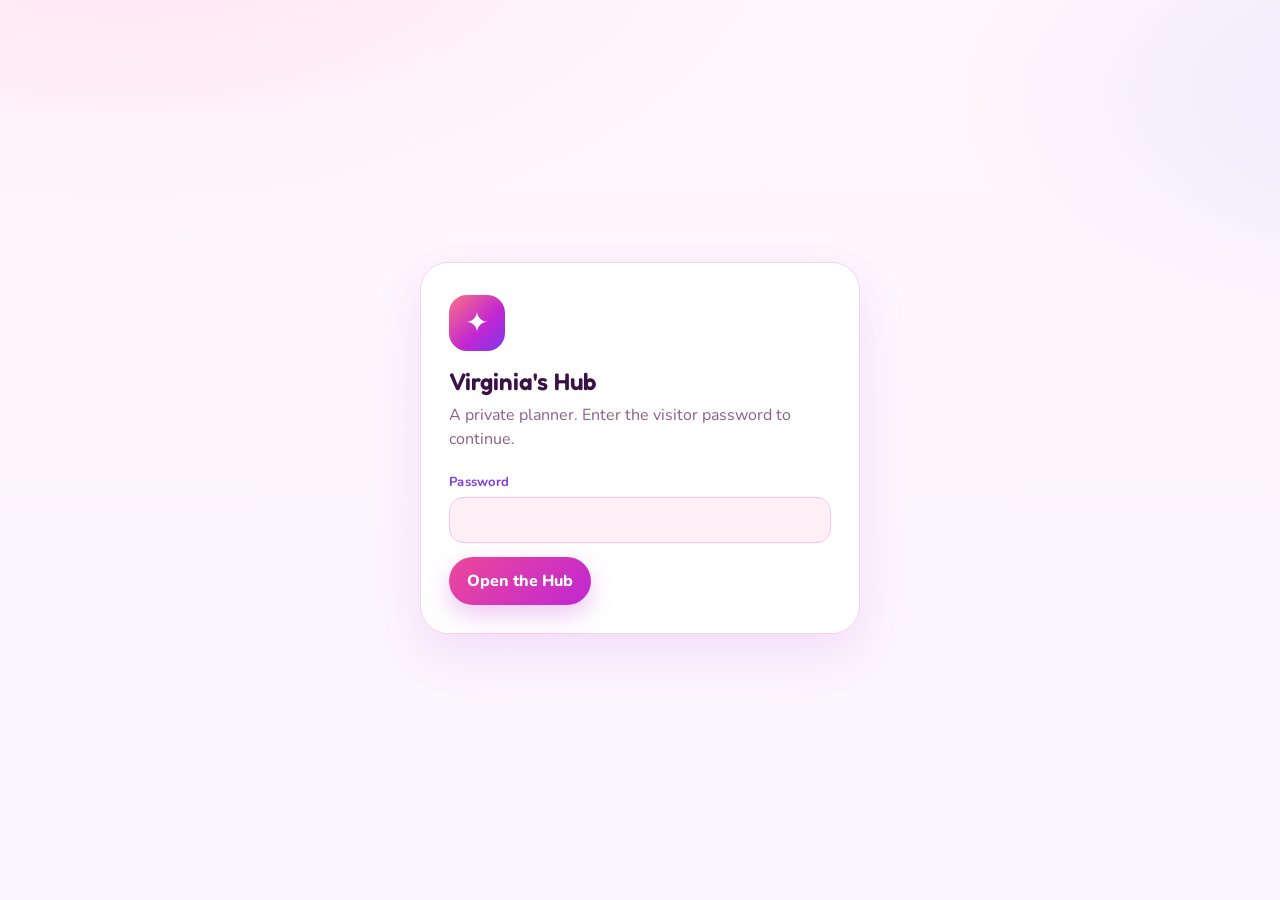
<file: virginias-hub/public/index.html>
<!DOCTYPE html>
<html lang="en">
<head>
  <meta charset="utf-8">
  <meta name="viewport" content="width=device-width, initial-scale=1, viewport-fit=cover">
  <meta name="robots" content="noindex, nofollow, noarchive">
  <meta name="googlebot" content="noindex, nofollow">
  <meta name="theme-color" content="#c026d3">
  <meta name="mobile-web-app-capable" content="yes">
  <meta name="apple-mobile-web-app-capable" content="yes">
  <meta name="apple-mobile-web-app-title" content="Virginia's Hub">
  <meta name="apple-mobile-web-app-status-bar-style" content="black-translucent">
  <meta name="description" content="Virginia's Hub — a private pink planner.">
  <title>Virginia's Hub</title>
  <link rel="manifest" href="manifest.webmanifest">
  <link rel="icon" type="image/svg+xml" href="icons/icon.svg">
  <link rel="apple-touch-icon" href="icons/apple-touch-icon.png">
  <link rel="preconnect" href="https://fonts.googleapis.com">
  <link rel="preconnect" href="https://fonts.gstatic.com" crossorigin>
  <link href="https://fonts.googleapis.com/css2?family=Fredoka:wght@400;500;600;700&family=Nunito:wght@400;600;700;800&display=swap" rel="stylesheet">
  <link rel="stylesheet" href="app.css">
</head>
<body>
  <div id="app" class="app">

    <section id="gate-screen" class="screen gate-screen" hidden>
      <div class="auth-card">
        <div class="mark" aria-hidden="true">✦</div>
        <h1>Virginia's Hub</h1>
        <p class="lede">A private planner. Enter the visitor password to continue.</p>
        <form id="gate-form" autocomplete="off">
          <label class="field">
            <span>Password</span>
            <input id="gate-password" type="password" inputmode="text" enterkeyhint="go" autocapitalize="off" spellcheck="false" required>
          </label>
          <p id="gate-error" class="error" hidden></p>
          <button type="submit" class="btn primary">Open the Hub</button>
        </form>
      </div>
    </section>

    <section id="auth-screen" class="screen auth-screen" hidden>
      <div class="auth-card">
        <div class="mark" aria-hidden="true">♡</div>
        <h1>Welcome in</h1>
        <p class="lede">Use the same email on every device so your Hub stays in sync.</p>
        <form id="auth-form">
          <label class="field">
            <span>Email</span>
            <input id="auth-email" type="email" autocomplete="username" required>
          </label>
          <label class="field">
            <span>Password</span>
            <input id="auth-password" type="password" autocomplete="current-password" minlength="6" required>
          </label>
          <p id="auth-error" class="error" hidden></p>
          <div class="btn-row">
            <button type="submit" class="btn primary" data-mode="signin">Sign in</button>
            <button type="button" class="btn ghost" id="auth-create">Create account</button>
          </div>
        </form>
      </div>
    </section>

    <section id="hub-screen" class="screen hub-screen" hidden>
      <header class="topbar">
        <div>
          <p class="eyebrow" id="greeting">Hello</p>
          <h1>Virginia's Hub</h1>
        </div>
        <div class="topbar-actions">
          <span id="sync-pill" class="pill" title="Sync status">Saved</span>
          <button type="button" id="settings-btn" class="icon-btn" aria-label="Settings">⚙</button>
        </div>
      </header>

      <nav class="tabs" aria-label="Hub sections">
        <button type="button" class="tab on" data-tab="today">Today</button>
        <button type="button" class="tab" data-tab="todos">To-Do</button>
        <button type="button" class="tab" data-tab="homework">Homework</button>
        <button type="button" class="tab" data-tab="schedule">Week</button>
        <button type="button" class="tab" data-tab="notes">Notes</button>
        <button type="button" class="tab" data-tab="calendar">Calendar</button>
        <button type="button" class="tab" data-tab="reminders">Reminders</button>
      </nav>

      <main class="pages">
        <section id="page-today" class="page on"></section>
        <section id="page-todos" class="page"></section>
        <section id="page-homework" class="page"></section>
        <section id="page-schedule" class="page"></section>
        <section id="page-notes" class="page"></section>
        <section id="page-calendar" class="page"></section>
        <section id="page-reminders" class="page"></section>
      </main>

      <p id="install-hint" class="install-hint" hidden>
        On iPad: tap <strong>Share</strong> → <strong>Add to Home Screen</strong> so this opens like an app.
      </p>
    </section>
  </div>

  <dialog id="settings-dialog" class="sheet">
    <form method="dialog" class="sheet-inner">
      <h2>Settings</h2>
      <p id="settings-email" class="muted"></p>
      <label class="toggle">
        <input id="setting-notify" type="checkbox">
        <span>Reminders can ping while this app is open</span>
      </label>
      <label class="field">
        <span>Default homework reminder</span>
        <select id="setting-default-reminder">
          <option value="night-before">Night before</option>
          <option value="morning-of">Morning of</option>
          <option value="none">Don't add one</option>
        </select>
      </label>
      <div class="btn-row">
        <button type="button" id="sign-out" class="btn ghost">Sign out</button>
        <button type="submit" class="btn primary">Done</button>
      </div>
    </form>
  </dialog>

  <script src="app.js"></script>
</body>
</html>
</file>
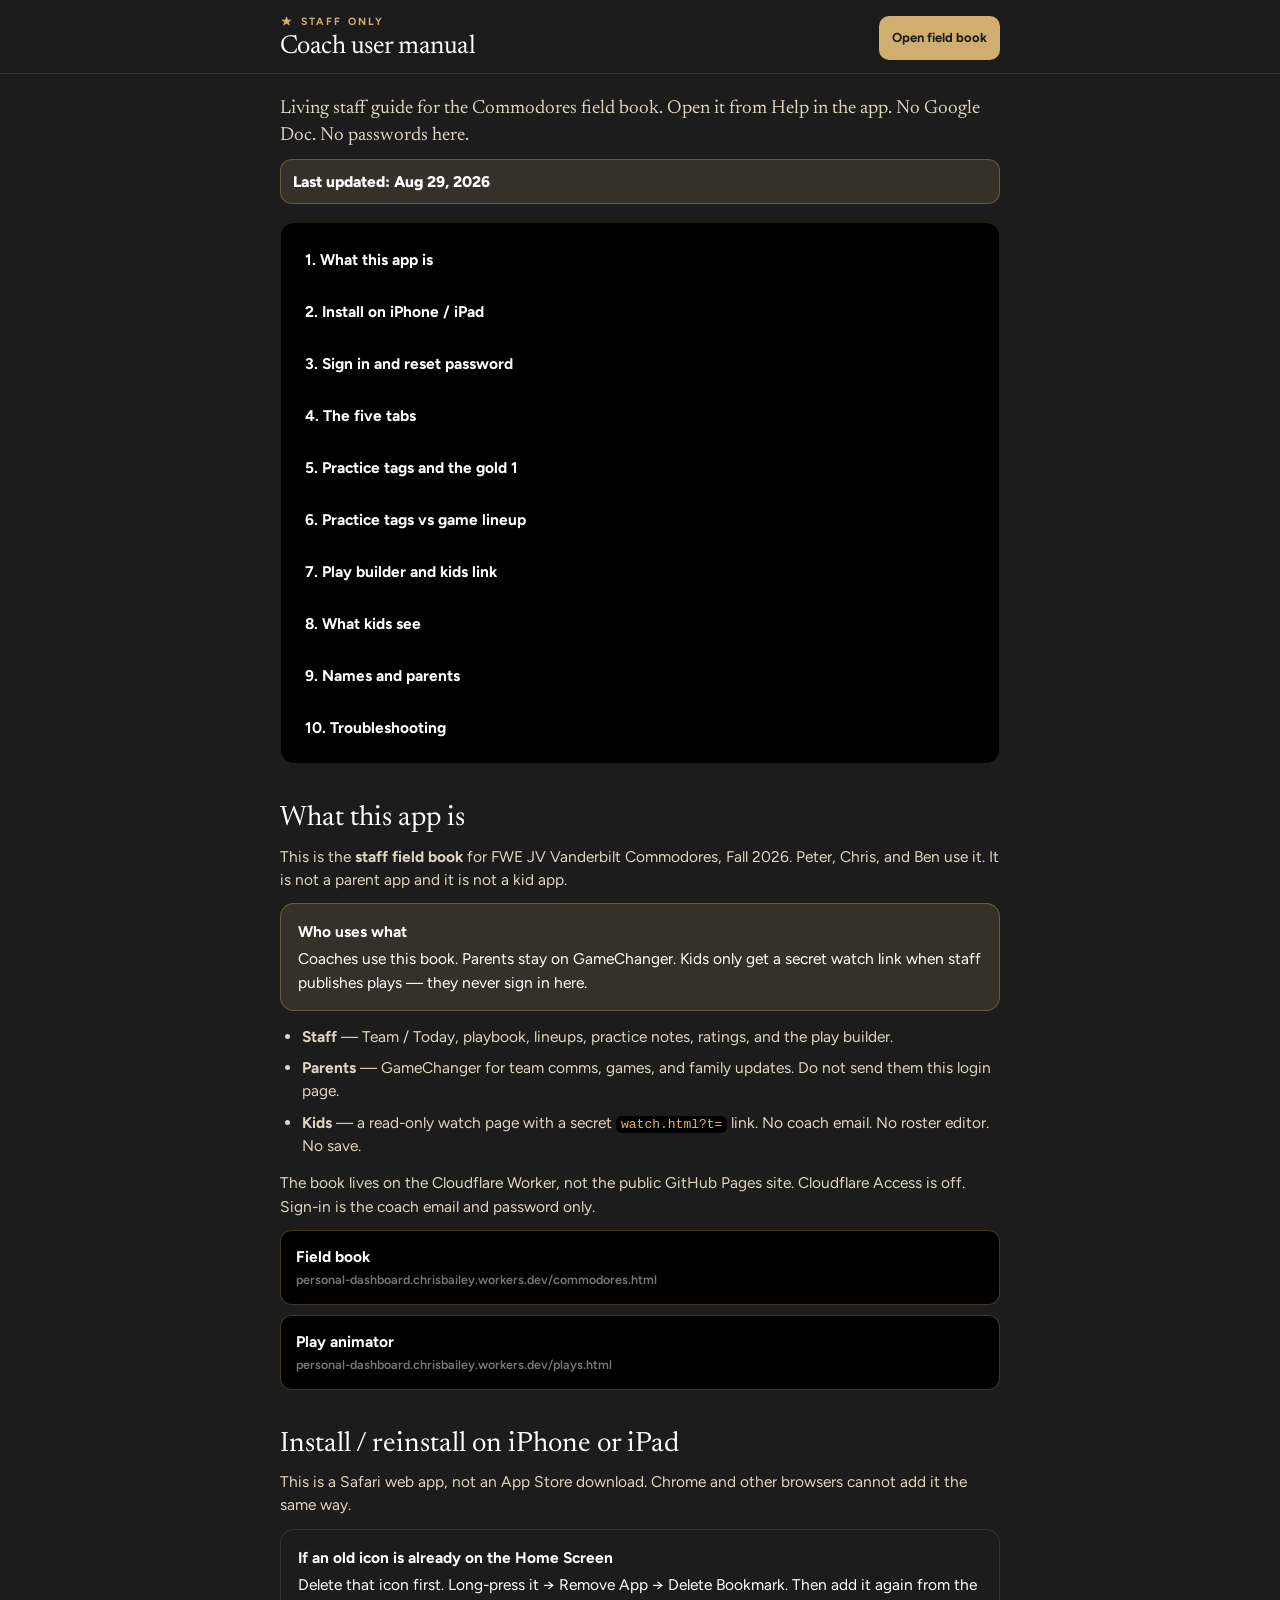
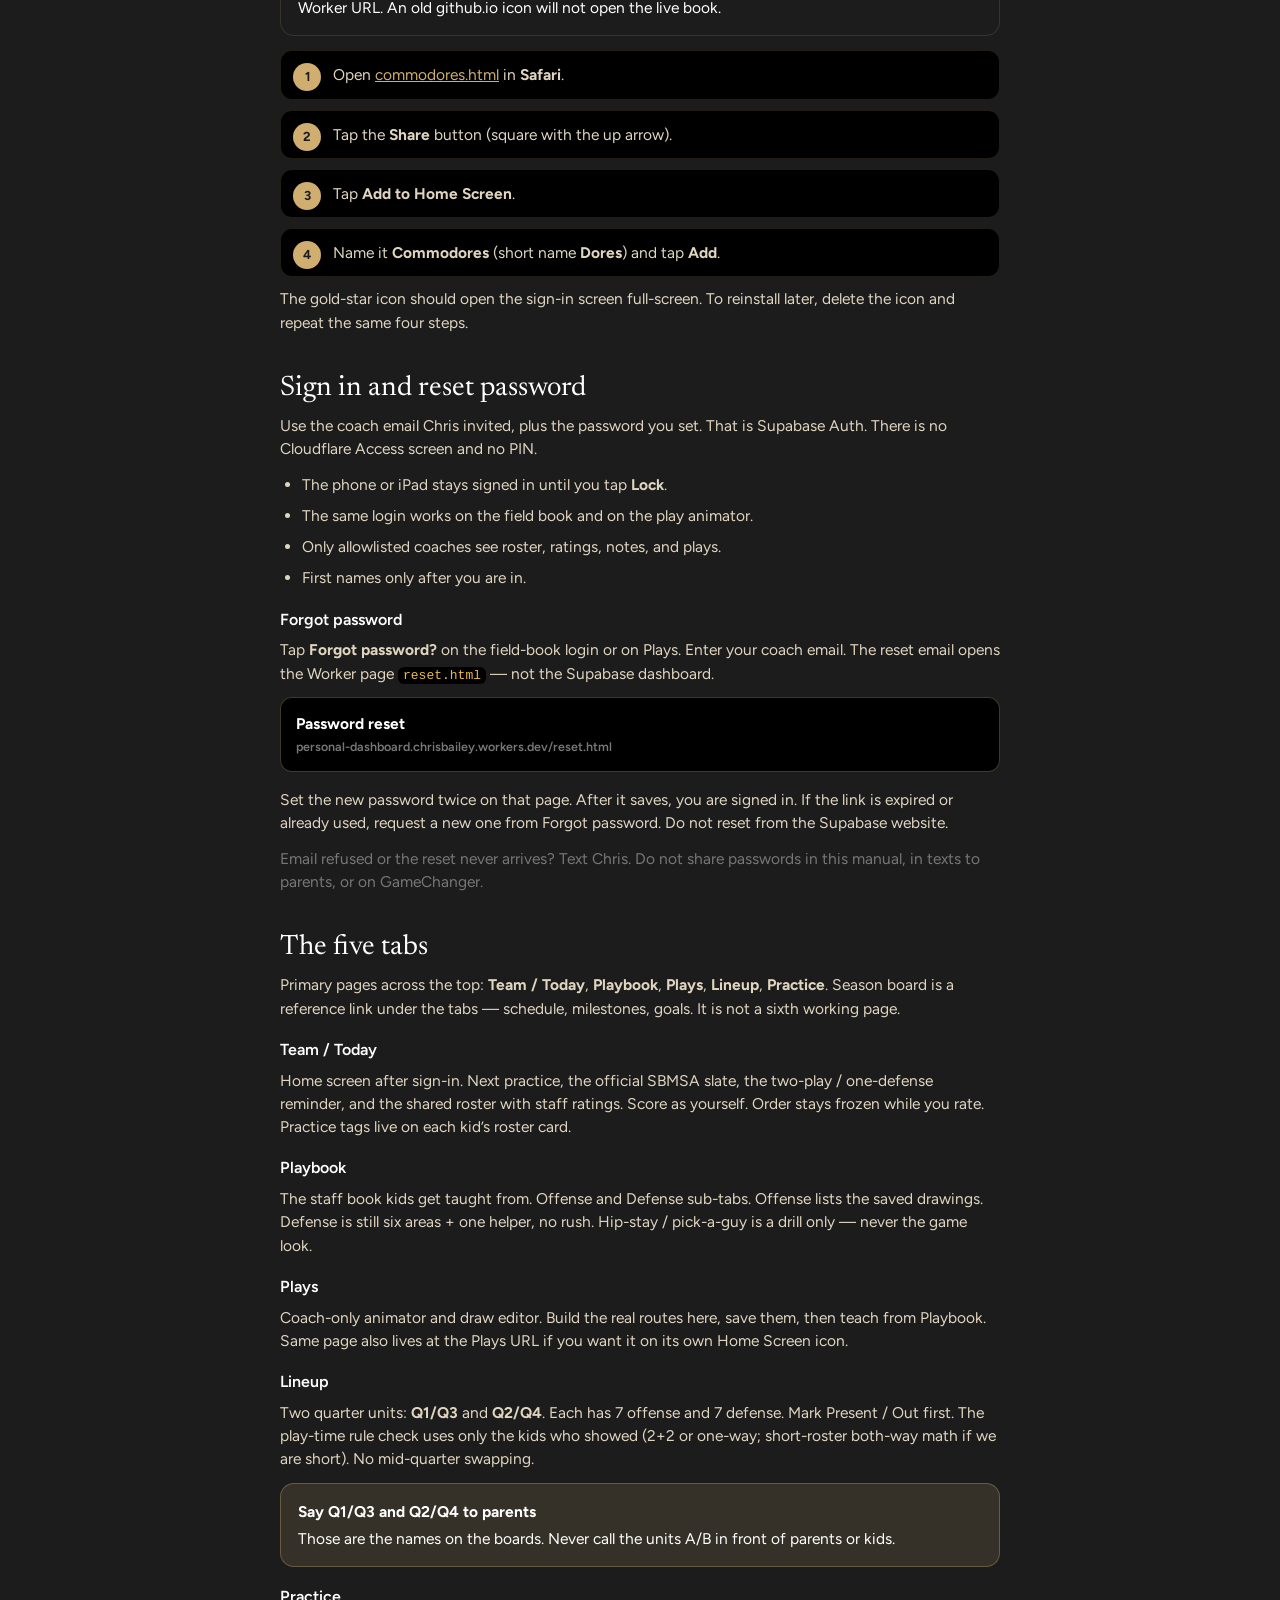
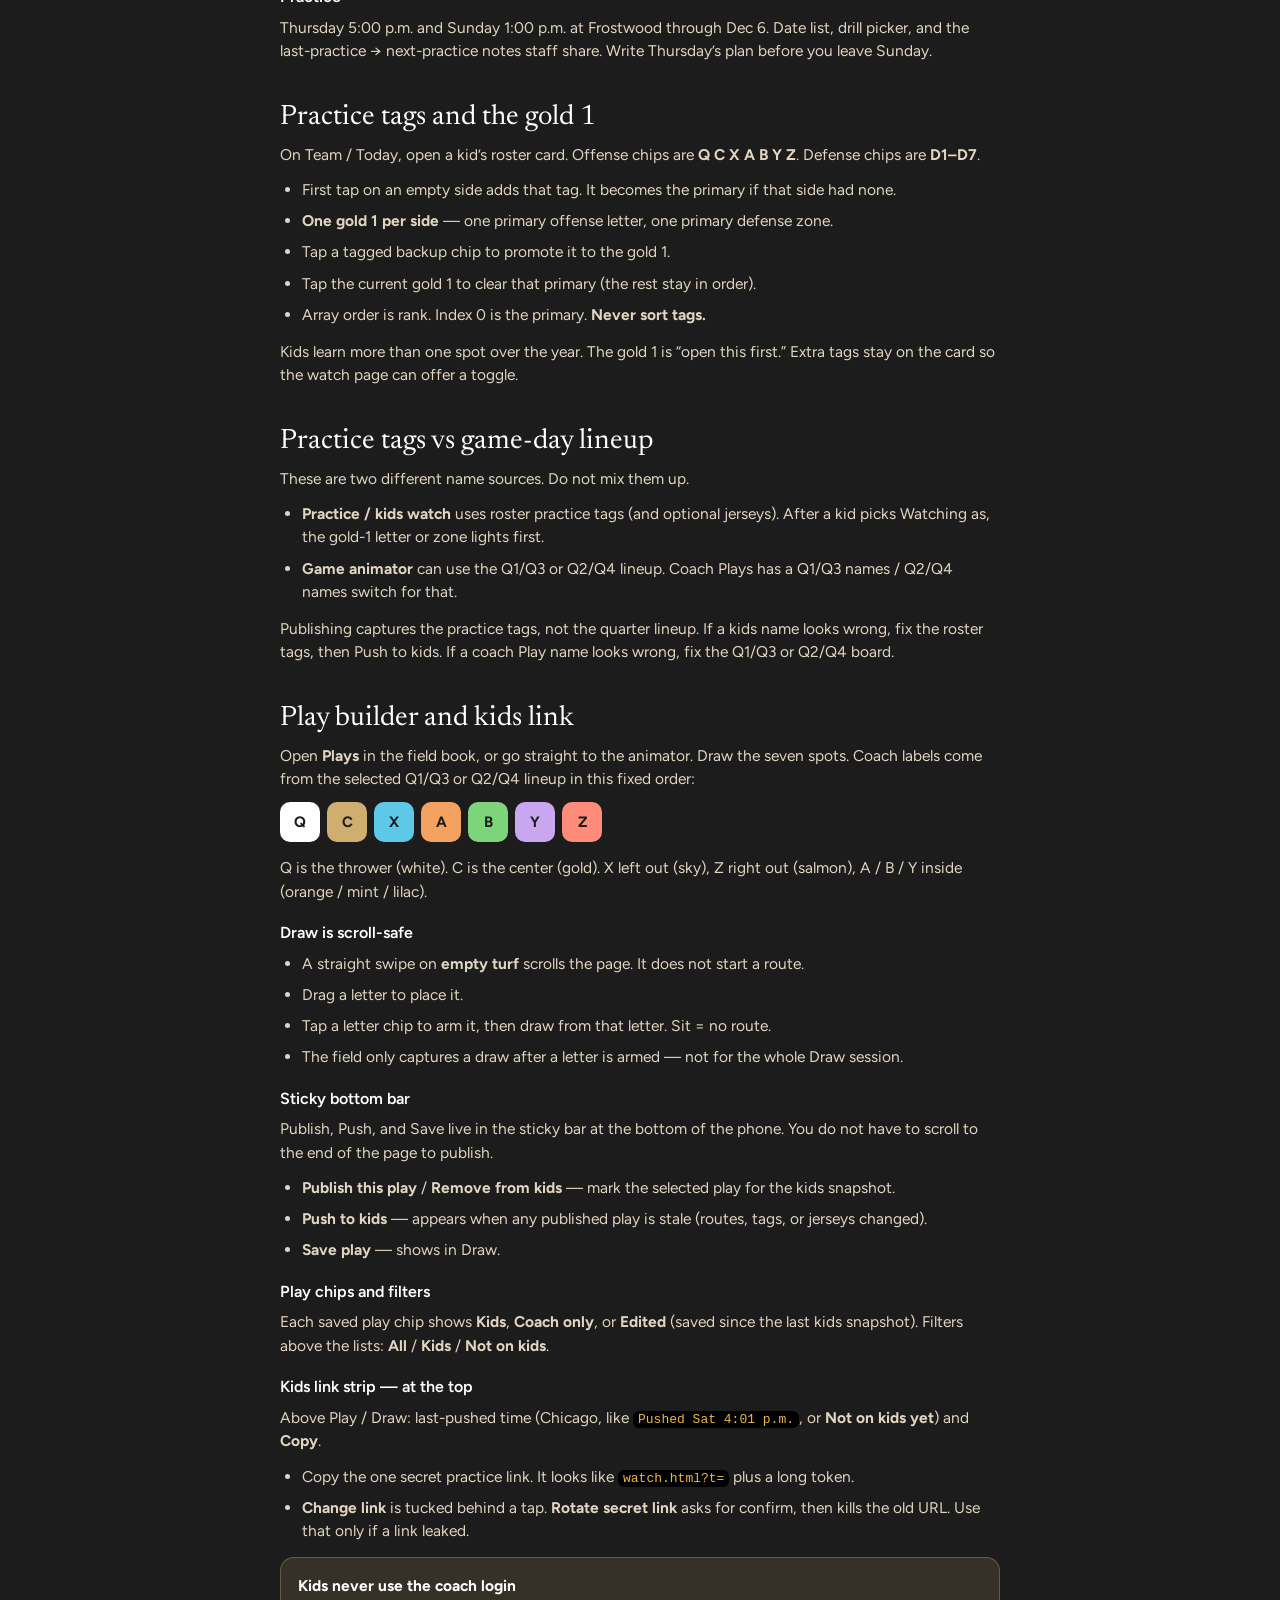
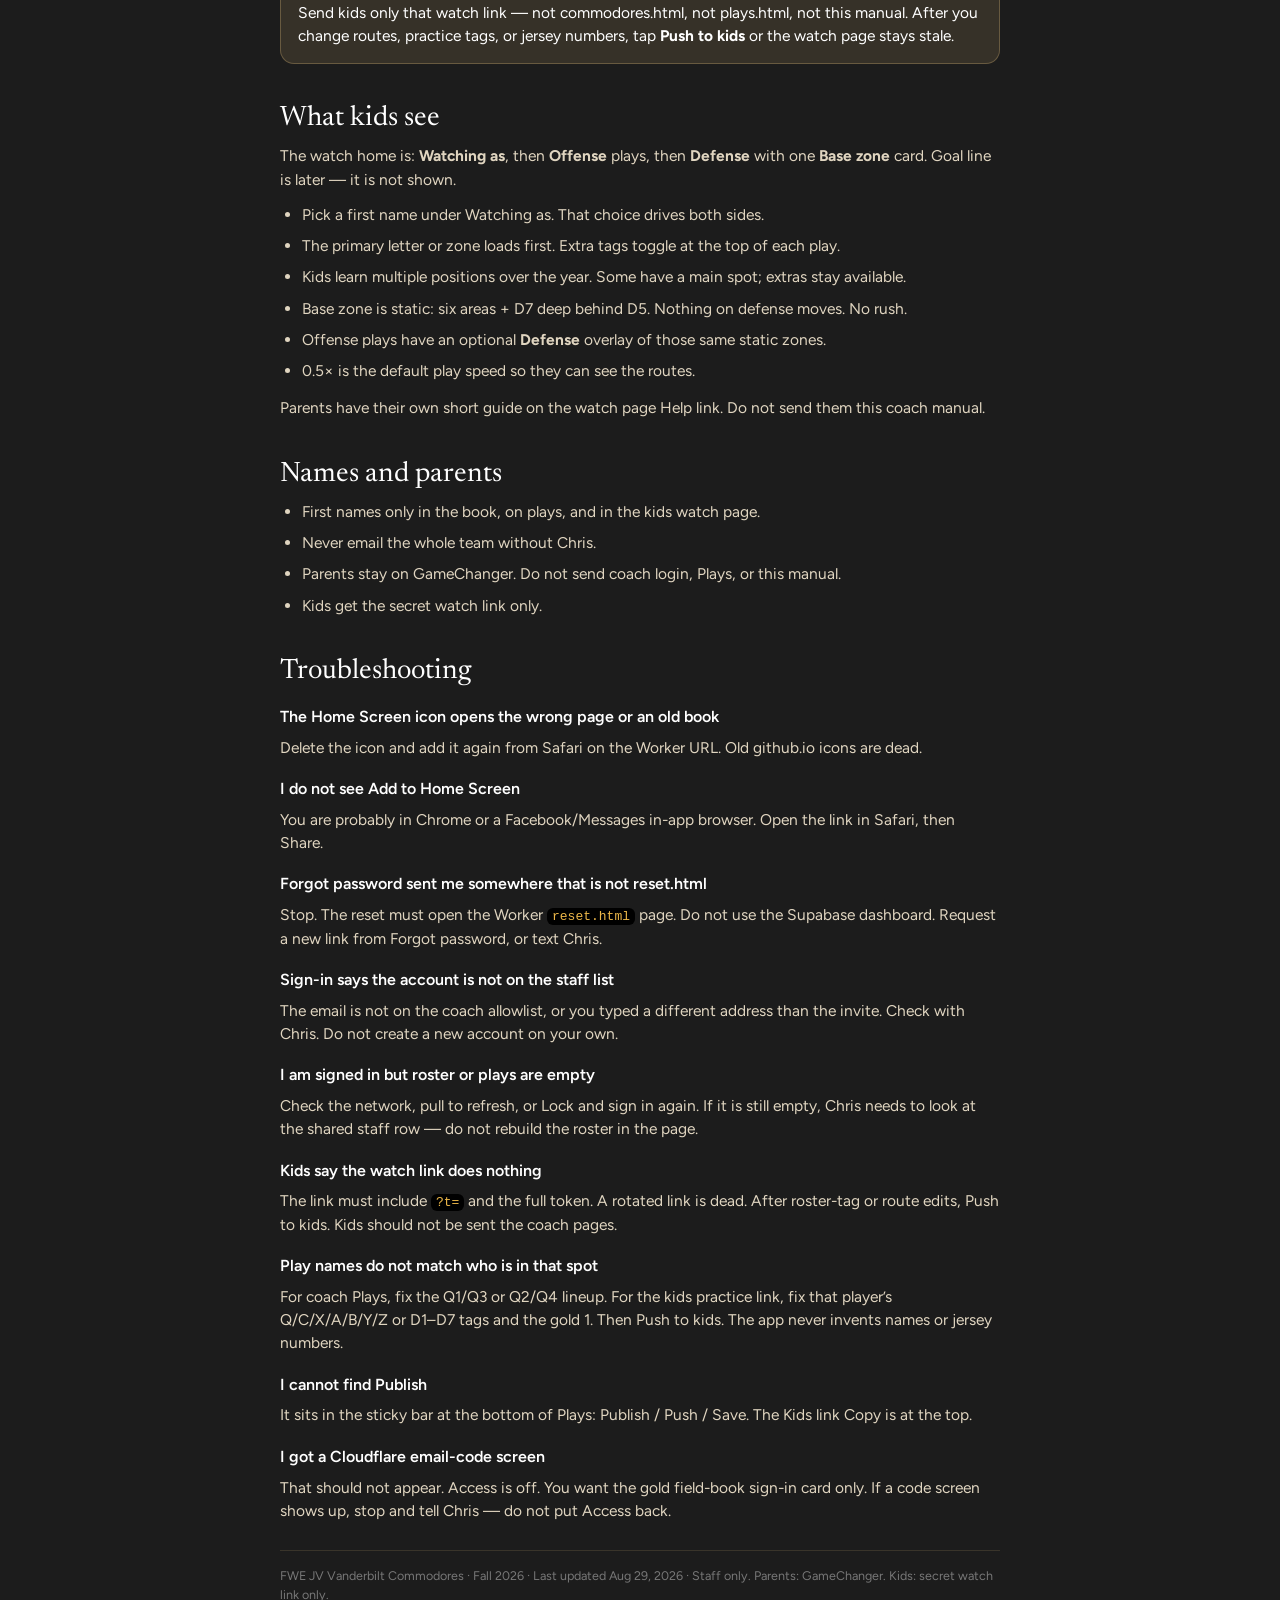
<file: coach-manual.html>
<!DOCTYPE html>
<html lang="en">
<head>
<meta charset="utf-8">
<meta name="viewport" content="width=device-width, initial-scale=1, viewport-fit=cover">
<title>Commodores · Coach manual</title>
<meta name="theme-color" content="#1C1C1C">
<meta name="robots" content="noindex,nofollow">
<meta name="apple-mobile-web-app-capable" content="yes">
<meta name="apple-mobile-web-app-title" content="Coach Manual">
<link rel="icon" type="image/png" sizes="32x32" href="icons/commodores-favicon-32.png">
<link rel="icon" type="image/png" sizes="192x192" href="icons/commodores-icon-192.png">
<link rel="apple-touch-icon" href="icons/commodores-apple-touch-icon.png">
<link rel="preconnect" href="https://fonts.googleapis.com">
<link rel="preconnect" href="https://fonts.gstatic.com" crossorigin>
<link href="https://fonts.googleapis.com/css2?family=Figtree:wght@400;500;600;700&family=Newsreader:ital,opsz,wght@0,6..72,400;0,6..72,500;1,6..72,400&display=swap" rel="stylesheet">
<style>
:root{
  color-scheme:dark;
  --bg:#1C1C1C;--bg-2:#000000;--panel:#1C1C1C;--ink:#FFFFFF;
  --soft:#E0D5C0;--muted:#777777;--line:rgba(207,174,112,.16);--strong:rgba(207,174,112,.32);
  --gold:#CFAE70;--gold-soft:rgba(207,174,112,.15);--highlight:#ECB748;
  --sans:"Figtree","Helvetica Neue",Arial,sans-serif;
  --serif:"Newsreader",Georgia,serif;
}
*{box-sizing:border-box}
html{scroll-behavior:smooth;scroll-padding-top:88px}
body{margin:0;min-height:100dvh;background:var(--bg);color:var(--ink);font:15.5px/1.5 var(--sans);-webkit-font-smoothing:antialiased}
a{color:var(--gold)}
.mast{position:sticky;top:0;z-index:20;padding-top:env(safe-area-inset-top,0px);background:rgba(28,28,28,.94);border-bottom:1px solid var(--line);backdrop-filter:blur(16px);-webkit-backdrop-filter:blur(16px)}
.mast-inner{max-width:760px;margin:auto;padding:14px 20px 12px;display:flex;align-items:center;justify-content:space-between;gap:12px}
.kicker{display:flex;align-items:center;gap:8px;margin:0 0 4px;color:var(--gold);font-size:10.5px;font-weight:700;letter-spacing:.2em;text-transform:uppercase}
.star{width:13px;height:13px;flex:none;fill:var(--gold)}
.mast h1{margin:0;font:400 26px/1.05 var(--serif);letter-spacing:-.02em}
.btn{min-height:44px;min-width:44px;border:1px solid var(--strong);border-radius:10px;padding:8px 13px;background:transparent;color:var(--soft);font:700 13px var(--sans);text-decoration:none;display:inline-flex;align-items:center;justify-content:center;white-space:nowrap}
.btn.gold{border:0;background:var(--gold);color:#1C1C1C}
main{width:min(760px,100%);margin:auto;padding:22px 20px calc(48px + env(safe-area-inset-bottom,0px))}
.lede{margin:0 0 10px;color:var(--soft);font:400 19px/1.4 var(--serif)}
.updated{margin:0 0 18px;padding:10px 12px;border:1px solid rgba(207,174,112,.32);border-radius:12px;background:var(--gold-soft);color:var(--ink);font-weight:800}
.toc{display:grid;gap:8px;margin:0 0 28px;padding:14px;background:var(--bg-2);border:1px solid var(--line);border-radius:14px}
.toc a{min-height:44px;display:flex;align-items:center;padding:8px 10px;border-radius:10px;color:var(--ink);font-weight:700;text-decoration:none}
.toc a:hover,.toc a:focus{background:var(--gold-soft);outline:none}
h2{margin:32px 0 10px;padding-top:6px;font:400 28px/1.15 var(--serif)}
h3{margin:20px 0 8px;font:600 16px/1.3 var(--sans)}
p,li{color:var(--soft)}
p{margin:0 0 12px}
ul,ol{margin:0 0 14px;padding-left:22px}
li+li{margin-top:8px}
.panel{margin:0 0 14px;padding:16px 17px;background:var(--panel);border:1px solid var(--line);border-radius:14px}
.panel.gold{background:var(--gold-soft);border-color:rgba(207,174,112,.32)}
.panel strong{display:block;margin-bottom:4px;color:var(--ink)}
.urls{display:grid;gap:10px;margin:0 0 16px}
.urls a{display:block;padding:14px 15px;border:1px solid var(--strong);border-radius:12px;background:var(--bg-2);color:var(--ink);font-weight:700;text-decoration:none;overflow-wrap:anywhere;min-height:44px}
.urls a span{display:block;margin-top:3px;color:var(--muted);font-size:12.5px;font-weight:600}
.letters{display:flex;flex-wrap:wrap;gap:7px;margin:0 0 14px}
.letters b{min-width:40px;min-height:40px;display:grid;place-items:center;border-radius:10px;background:var(--gold);color:#1C1C1C;font-size:15px}
.steps{margin:0;padding:0;list-style:none;counter-reset:step}
.steps li{counter-increment:step;position:relative;margin:0 0 10px;padding:12px 14px 12px 52px;border:1px solid var(--line);border-radius:12px;background:var(--bg-2)}
.steps li::before{content:counter(step);position:absolute;left:12px;top:12px;width:28px;height:28px;border-radius:50%;background:var(--gold);color:#1C1C1C;font:700 13px/28px var(--sans);text-align:center}
.muted{color:var(--muted)}
code{padding:1px 5px;border-radius:6px;background:var(--bg-2);color:var(--highlight);font-size:13px}
.foot{margin-top:28px;padding-top:16px;border-top:1px solid var(--line);color:var(--muted);font-size:12.5px}
@media(max-width:420px){
  .mast h1{font-size:22px}
  .mast-inner{padding:12px 16px 10px}
  main{padding:18px 16px calc(40px + env(safe-area-inset-bottom,0px))}
  h2{font-size:25px}
}
</style>
</head>
<body>
<header class="mast">
  <div class="mast-inner">
    <div>
      <div class="kicker"><svg class="star" viewBox="0 0 24 24" aria-hidden="true"><path d="M12 2.2 14.7 8.7 21.8 8.7 16.1 12.8 18.3 19.8 12 15.8 5.7 19.8 7.9 12.8 2.2 8.7 9.3 8.7 Z"/></svg>Staff only</div>
      <h1>Coach user manual</h1>
    </div>
    <a class="btn gold" href="commodores.html">Open field book</a>
  </div>
</header>

<main>
  <p class="lede">Living staff guide for the Commodores field book. Open it from Help in the app. No Google Doc. No passwords here.</p>
  <p class="updated">Last updated: Aug 29, 2026</p>

  <nav class="toc" aria-label="Manual sections">
    <a href="#what">1. What this app is</a>
    <a href="#install">2. Install on iPhone / iPad</a>
    <a href="#signin">3. Sign in and reset password</a>
    <a href="#tabs">4. The five tabs</a>
    <a href="#tags">5. Practice tags and the gold 1</a>
    <a href="#lineup">6. Practice tags vs game lineup</a>
    <a href="#plays">7. Play builder and kids link</a>
    <a href="#kids">8. What kids see</a>
    <a href="#comms">9. Names and parents</a>
    <a href="#fix">10. Troubleshooting</a>
  </nav>

  <section id="what">
    <h2>What this app is</h2>
    <p>This is the <strong>staff field book</strong> for FWE JV Vanderbilt Commodores, Fall 2026. Peter, Chris, and Ben use it. It is not a parent app and it is not a kid app.</p>
    <div class="panel gold">
      <strong>Who uses what</strong>
      Coaches use this book. Parents stay on GameChanger. Kids only get a secret watch link when staff publishes plays — they never sign in here.
    </div>
    <ul>
      <li><b>Staff</b> — Team / Today, playbook, lineups, practice notes, ratings, and the play builder.</li>
      <li><b>Parents</b> — GameChanger for team comms, games, and family updates. Do not send them this login page.</li>
      <li><b>Kids</b> — a read-only watch page with a secret <code>watch.html?t=</code> link. No coach email. No roster editor. No save.</li>
    </ul>
    <p>The book lives on the Cloudflare Worker, not the public GitHub Pages site. Cloudflare Access is off. Sign-in is the coach email and password only.</p>
    <div class="urls">
      <a href="https://personal-dashboard.chrisbailey.workers.dev/commodores.html">Field book<span>personal-dashboard.chrisbailey.workers.dev/commodores.html</span></a>
      <a href="https://personal-dashboard.chrisbailey.workers.dev/plays.html">Play animator<span>personal-dashboard.chrisbailey.workers.dev/plays.html</span></a>
    </div>
  </section>

  <section id="install">
    <h2>Install / reinstall on iPhone or iPad</h2>
    <p>This is a Safari web app, not an App Store download. Chrome and other browsers cannot add it the same way.</p>
    <div class="panel">
      <strong>If an old icon is already on the Home Screen</strong>
      Delete that icon first. Long-press it → Remove App → Delete Bookmark. Then add it again from the Worker URL. An old github.io icon will not open the live book.
    </div>
    <ol class="steps">
      <li>Open <a href="https://personal-dashboard.chrisbailey.workers.dev/commodores.html">commodores.html</a> in <b>Safari</b>.</li>
      <li>Tap the <b>Share</b> button (square with the up arrow).</li>
      <li>Tap <b>Add to Home Screen</b>.</li>
      <li>Name it <b>Commodores</b> (short name <b>Dores</b>) and tap <b>Add</b>.</li>
    </ol>
    <p>The gold-star icon should open the sign-in screen full-screen. To reinstall later, delete the icon and repeat the same four steps.</p>
  </section>

  <section id="signin">
    <h2>Sign in and reset password</h2>
    <p>Use the coach email Chris invited, plus the password you set. That is Supabase Auth. There is no Cloudflare Access screen and no PIN.</p>
    <ul>
      <li>The phone or iPad stays signed in until you tap <b>Lock</b>.</li>
      <li>The same login works on the field book and on the play animator.</li>
      <li>Only allowlisted coaches see roster, ratings, notes, and plays.</li>
      <li>First names only after you are in.</li>
    </ul>
    <h3>Forgot password</h3>
    <p>Tap <b>Forgot password?</b> on the field-book login or on Plays. Enter your coach email. The reset email opens the Worker page <code>reset.html</code> — not the Supabase dashboard.</p>
    <div class="urls">
      <a href="https://personal-dashboard.chrisbailey.workers.dev/reset.html">Password reset<span>personal-dashboard.chrisbailey.workers.dev/reset.html</span></a>
    </div>
    <p>Set the new password twice on that page. After it saves, you are signed in. If the link is expired or already used, request a new one from Forgot password. Do not reset from the Supabase website.</p>
    <p class="muted">Email refused or the reset never arrives? Text Chris. Do not share passwords in this manual, in texts to parents, or on GameChanger.</p>
  </section>

  <section id="tabs">
    <h2>The five tabs</h2>
    <p>Primary pages across the top: <b>Team / Today</b>, <b>Playbook</b>, <b>Plays</b>, <b>Lineup</b>, <b>Practice</b>. Season board is a reference link under the tabs — schedule, milestones, goals. It is not a sixth working page.</p>

    <h3>Team / Today</h3>
    <p>Home screen after sign-in. Next practice, the official SBMSA slate, the two-play / one-defense reminder, and the shared roster with staff ratings. Score as yourself. Order stays frozen while you rate. Practice tags live on each kid’s roster card.</p>

    <h3>Playbook</h3>
    <p>The staff book kids get taught from. Offense and Defense sub-tabs. Offense lists the saved drawings. Defense is still six areas + one helper, no rush. Hip-stay / pick-a-guy is a drill only — never the game look.</p>

    <h3>Plays</h3>
    <p>Coach-only animator and draw editor. Build the real routes here, save them, then teach from Playbook. Same page also lives at the Plays URL if you want it on its own Home Screen icon.</p>

    <h3>Lineup</h3>
    <p>Two quarter units: <b>Q1/Q3</b> and <b>Q2/Q4</b>. Each has 7 offense and 7 defense. Mark Present / Out first. The play-time rule check uses only the kids who showed (2+2 or one-way; short-roster both-way math if we are short). No mid-quarter swapping.</p>
    <div class="panel gold">
      <strong>Say Q1/Q3 and Q2/Q4 to parents</strong>
      Those are the names on the boards. Never call the units A/B in front of parents or kids.
    </div>

    <h3>Practice</h3>
    <p>Thursday 5:00 p.m. and Sunday 1:00 p.m. at Frostwood through Dec 6. Date list, drill picker, and the last-practice → next-practice notes staff share. Write Thursday’s plan before you leave Sunday.</p>
  </section>

  <section id="tags">
    <h2>Practice tags and the gold 1</h2>
    <p>On Team / Today, open a kid’s roster card. Offense chips are <b>Q C X A B Y Z</b>. Defense chips are <b>D1–D7</b>.</p>
    <ul>
      <li>First tap on an empty side adds that tag. It becomes the primary if that side had none.</li>
      <li><b>One gold 1 per side</b> — one primary offense letter, one primary defense zone.</li>
      <li>Tap a tagged backup chip to promote it to the gold 1.</li>
      <li>Tap the current gold 1 to clear that primary (the rest stay in order).</li>
      <li>Array order is rank. Index 0 is the primary. <b>Never sort tags.</b></li>
    </ul>
    <p>Kids learn more than one spot over the year. The gold 1 is “open this first.” Extra tags stay on the card so the watch page can offer a toggle.</p>
  </section>

  <section id="lineup">
    <h2>Practice tags vs game-day lineup</h2>
    <p>These are two different name sources. Do not mix them up.</p>
    <ul>
      <li><b>Practice / kids watch</b> uses roster practice tags (and optional jerseys). After a kid picks Watching as, the gold-1 letter or zone lights first.</li>
      <li><b>Game animator</b> can use the Q1/Q3 or Q2/Q4 lineup. Coach Plays has a Q1/Q3 names / Q2/Q4 names switch for that.</li>
    </ul>
    <p>Publishing captures the practice tags, not the quarter lineup. If a kids name looks wrong, fix the roster tags, then Push to kids. If a coach Play name looks wrong, fix the Q1/Q3 or Q2/Q4 board.</p>
  </section>

  <section id="plays">
    <h2>Play builder and kids link</h2>
    <p>Open <b>Plays</b> in the field book, or go straight to the animator. Draw the seven spots. Coach labels come from the selected Q1/Q3 or Q2/Q4 lineup in this fixed order:</p>
    <div class="letters" aria-label="Offense letters">
      <b style="background:#FFFFFF;color:#1C1C1C">Q</b><b style="background:#CFAE70">C</b><b style="background:#5EC8E8">X</b><b style="background:#F4A261">A</b><b style="background:#7ED47A">B</b><b style="background:#C9A6F0">Y</b><b style="background:#FF8B7A">Z</b>
    </div>
    <p>Q is the thrower (white). C is the center (gold). X left out (sky), Z right out (salmon), A / B / Y inside (orange / mint / lilac).</p>

    <h3>Draw is scroll-safe</h3>
    <ul>
      <li>A straight swipe on <b>empty turf</b> scrolls the page. It does not start a route.</li>
      <li>Drag a letter to place it.</li>
      <li>Tap a letter chip to arm it, then draw from that letter. Sit = no route.</li>
      <li>The field only captures a draw after a letter is armed — not for the whole Draw session.</li>
    </ul>

    <h3>Sticky bottom bar</h3>
    <p>Publish, Push, and Save live in the sticky bar at the bottom of the phone. You do not have to scroll to the end of the page to publish.</p>
    <ul>
      <li><b>Publish this play</b> / <b>Remove from kids</b> — mark the selected play for the kids snapshot.</li>
      <li><b>Push to kids</b> — appears when any published play is stale (routes, tags, or jerseys changed).</li>
      <li><b>Save play</b> — shows in Draw.</li>
    </ul>

    <h3>Play chips and filters</h3>
    <p>Each saved play chip shows <b>Kids</b>, <b>Coach only</b>, or <b>Edited</b> (saved since the last kids snapshot). Filters above the lists: <b>All</b> / <b>Kids</b> / <b>Not on kids</b>.</p>

    <h3>Kids link strip — at the top</h3>
    <p>Above Play / Draw: last-pushed time (Chicago, like <code>Pushed Sat 4:01 p.m.</code>, or <b>Not on kids yet</b>) and <b>Copy</b>.</p>
    <ul>
      <li>Copy the one secret practice link. It looks like <code>watch.html?t=</code> plus a long token.</li>
      <li><b>Change link</b> is tucked behind a tap. <b>Rotate secret link</b> asks for confirm, then kills the old URL. Use that only if a link leaked.</li>
    </ul>
    <div class="panel gold">
      <strong>Kids never use the coach login</strong>
      Send kids only that watch link — not commodores.html, not plays.html, not this manual. After you change routes, practice tags, or jersey numbers, tap <b>Push to kids</b> or the watch page stays stale.
    </div>
  </section>

  <section id="kids">
    <h2>What kids see</h2>
    <p>The watch home is: <b>Watching as</b>, then <b>Offense</b> plays, then <b>Defense</b> with one <b>Base zone</b> card. Goal line is later — it is not shown.</p>
    <ul>
      <li>Pick a first name under Watching as. That choice drives both sides.</li>
      <li>The primary letter or zone loads first. Extra tags toggle at the top of each play.</li>
      <li>Kids learn multiple positions over the year. Some have a main spot; extras stay available.</li>
      <li>Base zone is static: six areas + D7 deep behind D5. Nothing on defense moves. No rush.</li>
      <li>Offense plays have an optional <b>Defense</b> overlay of those same static zones.</li>
      <li>0.5× is the default play speed so they can see the routes.</li>
    </ul>
    <p>Parents have their own short guide on the watch page Help link. Do not send them this coach manual.</p>
  </section>

  <section id="comms">
    <h2>Names and parents</h2>
    <ul>
      <li>First names only in the book, on plays, and in the kids watch page.</li>
      <li>Never email the whole team without Chris.</li>
      <li>Parents stay on GameChanger. Do not send coach login, Plays, or this manual.</li>
      <li>Kids get the secret watch link only.</li>
    </ul>
  </section>

  <section id="fix">
    <h2>Troubleshooting</h2>
    <h3>The Home Screen icon opens the wrong page or an old book</h3>
    <p>Delete the icon and add it again from Safari on the Worker URL. Old github.io icons are dead.</p>
    <h3>I do not see Add to Home Screen</h3>
    <p>You are probably in Chrome or a Facebook/Messages in-app browser. Open the link in Safari, then Share.</p>
    <h3>Forgot password sent me somewhere that is not reset.html</h3>
    <p>Stop. The reset must open the Worker <code>reset.html</code> page. Do not use the Supabase dashboard. Request a new link from Forgot password, or text Chris.</p>
    <h3>Sign-in says the account is not on the staff list</h3>
    <p>The email is not on the coach allowlist, or you typed a different address than the invite. Check with Chris. Do not create a new account on your own.</p>
    <h3>I am signed in but roster or plays are empty</h3>
    <p>Check the network, pull to refresh, or Lock and sign in again. If it is still empty, Chris needs to look at the shared staff row — do not rebuild the roster in the page.</p>
    <h3>Kids say the watch link does nothing</h3>
    <p>The link must include <code>?t=</code> and the full token. A rotated link is dead. After roster-tag or route edits, Push to kids. Kids should not be sent the coach pages.</p>
    <h3>Play names do not match who is in that spot</h3>
    <p>For coach Plays, fix the Q1/Q3 or Q2/Q4 lineup. For the kids practice link, fix that player’s Q/C/X/A/B/Y/Z or D1–D7 tags and the gold 1. Then Push to kids. The app never invents names or jersey numbers.</p>
    <h3>I cannot find Publish</h3>
    <p>It sits in the sticky bar at the bottom of Plays: Publish / Push / Save. The Kids link Copy is at the top.</p>
    <h3>I got a Cloudflare email-code screen</h3>
    <p>That should not appear. Access is off. You want the gold field-book sign-in card only. If a code screen shows up, stop and tell Chris — do not put Access back.</p>
  </section>

  <p class="foot">FWE JV Vanderbilt Commodores · Fall 2026 · Last updated Aug 29, 2026 · Staff only. Parents: GameChanger. Kids: secret watch link only.</p>
</main>
</body>
</html>
</file>
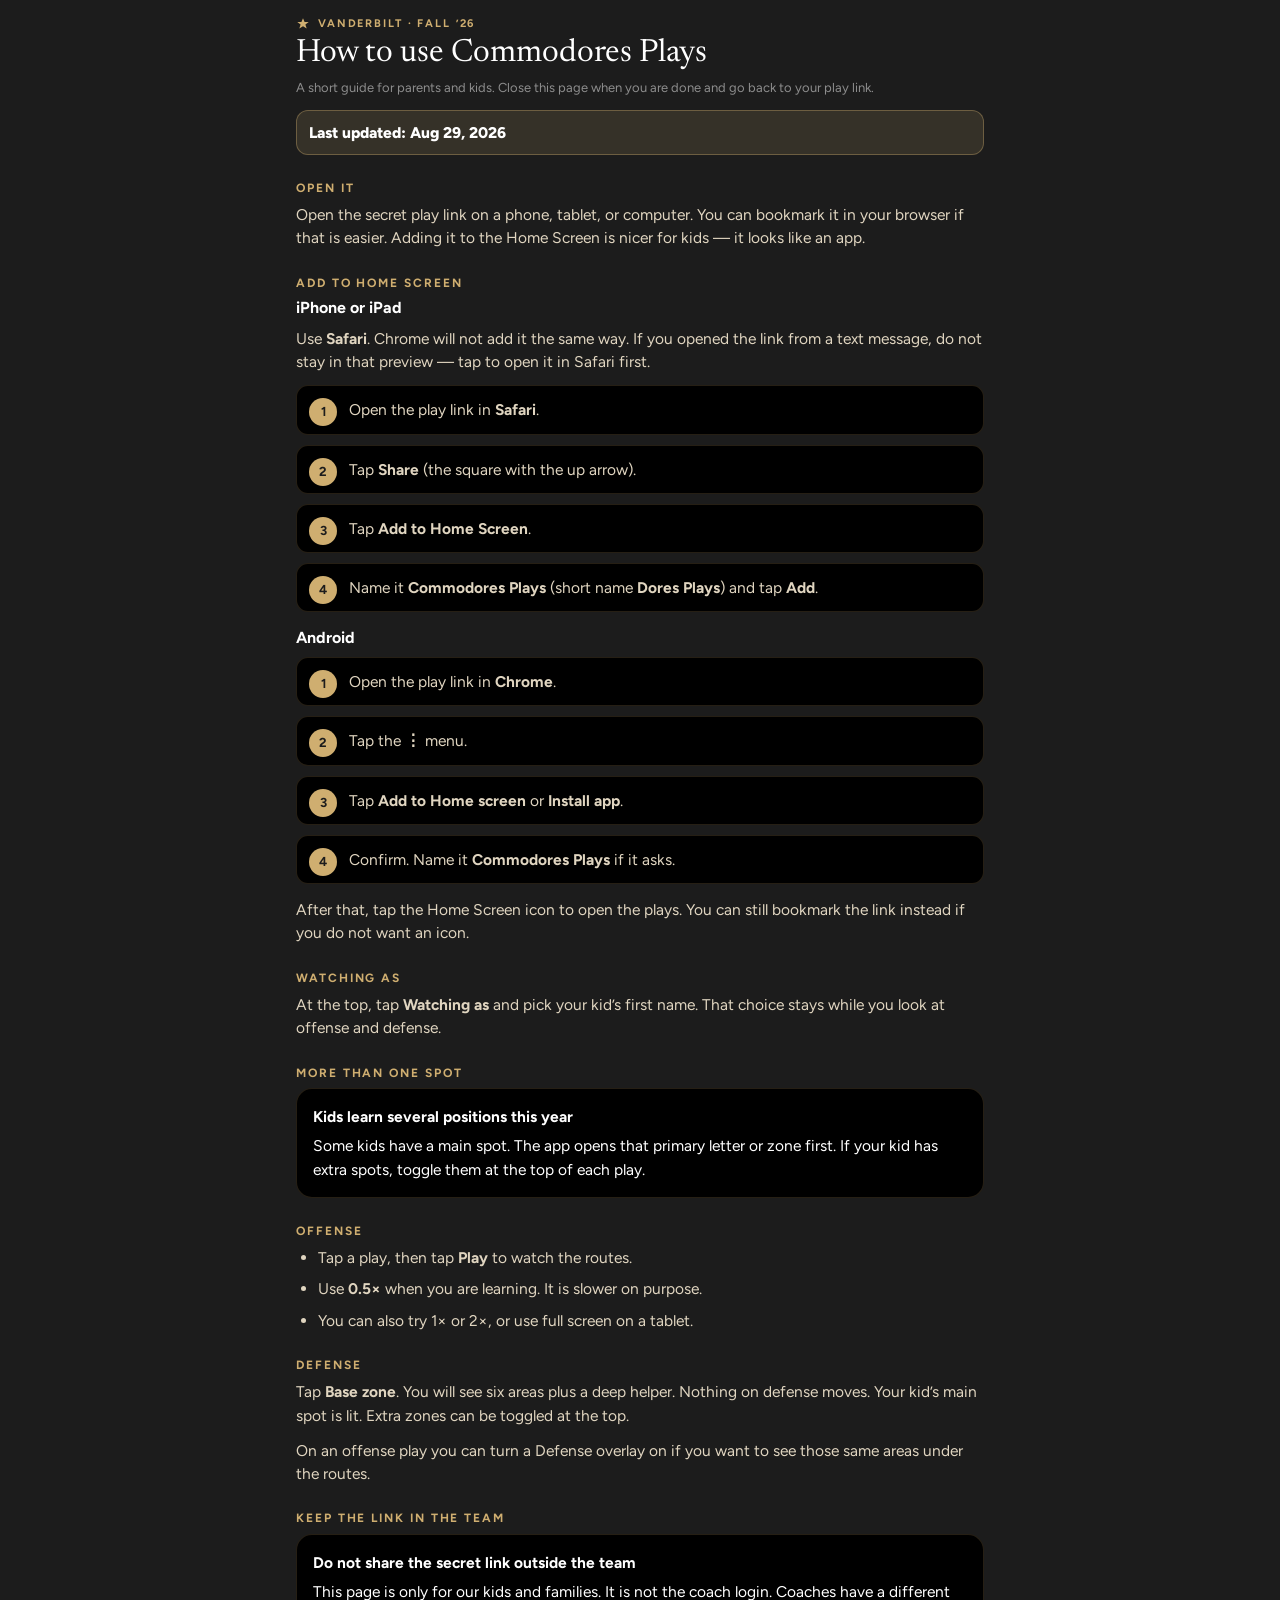
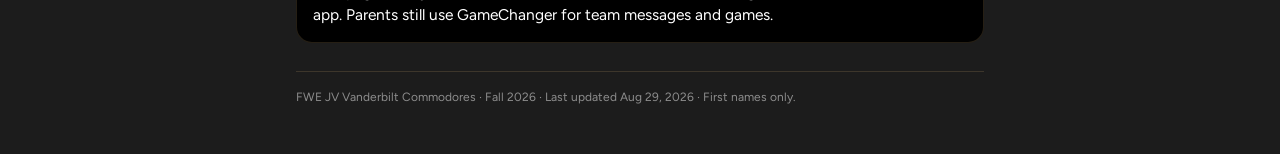
<file: parent-guide.html>
<!DOCTYPE html>
<html lang="en">
<head>
<meta charset="utf-8">
<meta name="viewport" content="width=device-width, initial-scale=1, viewport-fit=cover">
<title>Commodores Plays · How to use</title>
<meta name="theme-color" content="#1C1C1C">
<meta name="robots" content="noindex,nofollow">
<meta name="apple-mobile-web-app-capable" content="yes">
<meta name="apple-mobile-web-app-title" content="Plays Help">
<link rel="icon" type="image/png" sizes="192x192" href="icons/commodores-icon-192.png">
<link rel="apple-touch-icon" href="icons/commodores-apple-touch-icon.png">
<link rel="preconnect" href="https://fonts.googleapis.com">
<link rel="preconnect" href="https://fonts.gstatic.com" crossorigin>
<link href="https://fonts.googleapis.com/css2?family=Figtree:wght@500;600;700&family=Newsreader:opsz,wght@6..72,400;6..72,500&display=swap" rel="stylesheet">
<style>
:root{color-scheme:dark;--bg:#1C1C1C;--ink:#fff;--soft:#E0D5C0;--muted:#8d8d8d;--line:rgba(207,174,112,.18);--strong:rgba(207,174,112,.36);--gold:#CFAE70;--gold-soft:rgba(207,174,112,.15);--highlight:#ECB748;--sans:"Figtree","Helvetica Neue",Arial,sans-serif;--serif:"Newsreader",Georgia,serif}
*{box-sizing:border-box}
html{scroll-behavior:smooth}
body{margin:0;min-height:100dvh;background:var(--bg);color:var(--ink);font:15.5px/1.5 var(--sans);-webkit-font-smoothing:antialiased}
a{color:var(--gold)}
.wrap{width:min(720px,100%);margin:auto;padding:max(16px,env(safe-area-inset-top,0px)) max(16px,env(safe-area-inset-right,0px)) calc(36px + env(safe-area-inset-bottom,0px)) max(16px,env(safe-area-inset-left,0px))}
.kicker{display:flex;align-items:center;gap:8px;color:var(--gold);font-size:11px;font-weight:700;letter-spacing:.17em;text-transform:uppercase}
.star{width:14px;height:14px;fill:var(--gold)}
h1{margin:4px 0 8px;font:400 32px/1.05 var(--serif)}
.sub{margin:0 0 12px;color:var(--muted);font-size:13px}
.updated{margin:0 0 22px;padding:10px 12px;border:1px solid var(--strong);border-radius:12px;background:rgba(207,174,112,.14);color:var(--ink);font-weight:800}
h2{margin:26px 0 8px;color:var(--gold);font:700 12px/1.2 var(--sans);letter-spacing:.16em;text-transform:uppercase}
h3{margin:16px 0 8px;color:var(--ink);font:700 16px/1.3 var(--sans)}
h2+h3{margin-top:8px}
p,li{color:var(--soft)}
p{margin:0 0 12px}
ul,ol{margin:0 0 14px;padding-left:22px}
li+li{margin-top:8px}
.panel{margin:0 0 16px;padding:16px;border:1px solid var(--line);border-radius:16px;background:#000}
.panel b{display:block;margin:0 0 6px;color:var(--ink)}
.steps{margin:0 0 14px;padding:0;list-style:none;counter-reset:step}
.steps li{counter-increment:step;position:relative;margin:0 0 10px;padding:12px 14px 12px 52px;border:1px solid var(--line);border-radius:12px;background:#000}
.steps li::before{content:counter(step);position:absolute;left:12px;top:12px;width:28px;height:28px;border-radius:50%;background:var(--gold);color:#1C1C1C;font:700 13px/28px var(--sans);text-align:center}
.foot{margin-top:28px;padding-top:16px;border-top:1px solid var(--line);color:var(--muted);font-size:12px}
@media(max-width:420px){h1{font-size:28px}.wrap{padding-left:12px;padding-right:12px}}
</style>
</head>
<body>
<main class="wrap">
  <div class="kicker"><svg class="star" viewBox="0 0 24 24" aria-hidden="true"><path d="M12 2.2 14.7 8.7 21.8 8.7 16.1 12.8 18.3 19.8 12 15.8 5.7 19.8 7.9 12.8 2.2 8.7 9.3 8.7 Z"/></svg>Vanderbilt · Fall ’26</div>
  <h1>How to use Commodores Plays</h1>
  <p class="sub">A short guide for parents and kids. Close this page when you are done and go back to your play link.</p>
  <p class="updated">Last updated: Aug 29, 2026</p>

  <h2>Open it</h2>
  <p>Open the secret play link on a phone, tablet, or computer. You can bookmark it in your browser if that is easier. Adding it to the Home Screen is nicer for kids — it looks like an app.</p>

  <h2>Add to Home Screen</h2>
  <h3>iPhone or iPad</h3>
  <p>Use <b>Safari</b>. Chrome will not add it the same way. If you opened the link from a text message, do not stay in that preview — tap to open it in Safari first.</p>
  <ol class="steps">
    <li>Open the play link in <b>Safari</b>.</li>
    <li>Tap <b>Share</b> (the square with the up arrow).</li>
    <li>Tap <b>Add to Home Screen</b>.</li>
    <li>Name it <b>Commodores Plays</b> (short name <b>Dores Plays</b>) and tap <b>Add</b>.</li>
  </ol>
  <h3>Android</h3>
  <ol class="steps">
    <li>Open the play link in <b>Chrome</b>.</li>
    <li>Tap the <b>⋮</b> menu.</li>
    <li>Tap <b>Add to Home screen</b> or <b>Install app</b>.</li>
    <li>Confirm. Name it <b>Commodores Plays</b> if it asks.</li>
  </ol>
  <p>After that, tap the Home Screen icon to open the plays. You can still bookmark the link instead if you do not want an icon.</p>

  <h2>Watching as</h2>
  <p>At the top, tap <b>Watching as</b> and pick your kid’s first name. That choice stays while you look at offense and defense.</p>

  <h2>More than one spot</h2>
  <div class="panel">
    <b>Kids learn several positions this year</b>
    Some kids have a main spot. The app opens that primary letter or zone first. If your kid has extra spots, toggle them at the top of each play.
  </div>

  <h2>Offense</h2>
  <ul>
    <li>Tap a play, then tap <b>Play</b> to watch the routes.</li>
    <li>Use <b>0.5×</b> when you are learning. It is slower on purpose.</li>
    <li>You can also try 1× or 2×, or use full screen on a tablet.</li>
  </ul>

  <h2>Defense</h2>
  <p>Tap <b>Base zone</b>. You will see six areas plus a deep helper. Nothing on defense moves. Your kid’s main spot is lit. Extra zones can be toggled at the top.</p>
  <p>On an offense play you can turn a Defense overlay on if you want to see those same areas under the routes.</p>

  <h2>Keep the link in the team</h2>
  <div class="panel">
    <b>Do not share the secret link outside the team</b>
    This page is only for our kids and families. It is not the coach login. Coaches have a different app. Parents still use GameChanger for team messages and games.
  </div>

  <p class="foot">FWE JV Vanderbilt Commodores · Fall 2026 · Last updated Aug 29, 2026 · First names only.</p>
</main>
</body>
</html>
</file>
<file: virginias-hub/public/app.css>
:root {
  --pink: #ec4899;
  --pink-deep: #db2777;
  --fuchsia: #c026d3;
  --purple: #7c3aed;
  --lavender: #c4b5fd;
  --blush: #fff0f7;
  --cream: #fffafd;
  --card: #ffffff;
  --ink: #3b1248;
  --muted: #8b5f86;
  --line: #f3c6e4;
  --ok: #059669;
  --warn: #c2410c;
  --shadow: 0 18px 50px rgba(192, 38, 211, 0.12);
  --radius: 22px;
  --safe-top: env(safe-area-inset-top, 0px);
  --safe-bottom: env(safe-area-inset-bottom, 0px);
}

* { box-sizing: border-box; }
html, body { margin: 0; min-height: 100%; }
html { -webkit-text-size-adjust: 100%; }
body {
  font-family: Nunito, system-ui, sans-serif;
  color: var(--ink);
  background:
    radial-gradient(1200px 600px at 10% -10%, #ffe4f3 0%, transparent 55%),
    radial-gradient(900px 500px at 110% 10%, #ede9fe 0%, transparent 50%),
    linear-gradient(180deg, #fff7fb 0%, #faf5ff 100%);
  min-height: 100dvh;
}

h1, h2, h3 { font-family: Fredoka, Nunito, sans-serif; font-weight: 600; margin: 0; }
button, input, select, textarea { font: inherit; color: inherit; }
button { cursor: pointer; }
[hidden] { display: none !important; }

.app { min-height: 100dvh; }

.screen {
  min-height: 100dvh;
  padding: calc(24px + var(--safe-top)) 20px calc(28px + var(--safe-bottom));
}

.gate-screen, .auth-screen {
  display: grid;
  place-items: center;
}

.auth-card {
  width: min(440px, 100%);
  background: var(--card);
  border: 1px solid #f8d2ea;
  border-radius: 28px;
  box-shadow: var(--shadow);
  padding: 32px 28px 28px;
}

.mark {
  width: 56px;
  height: 56px;
  border-radius: 18px;
  display: grid;
  place-items: center;
  background: linear-gradient(135deg, #fb7185, #c026d3 60%, #7c3aed);
  color: white;
  font-size: 28px;
  margin-bottom: 16px;
}

.lede, .muted { color: var(--muted); }
.lede { margin: 8px 0 22px; line-height: 1.45; }

.field { display: grid; gap: 6px; margin: 0 0 14px; font-weight: 700; font-size: 13px; }
.field span { color: var(--purple); letter-spacing: 0.02em; }
.field input, .field select, .field textarea, .composer input, .composer select, .composer textarea {
  width: 100%;
  border: 1.5px solid var(--line);
  background: var(--blush);
  border-radius: 14px;
  padding: 13px 14px;
  outline: none;
}
.field textarea, .composer textarea { min-height: 110px; resize: vertical; }
.field input:focus, .field select:focus, .field textarea:focus,
.composer input:focus, .composer select:focus, .composer textarea:focus {
  border-color: var(--fuchsia);
  background: #fff;
  box-shadow: 0 0 0 4px rgba(192, 38, 211, 0.12);
}

.btn {
  border: 0;
  border-radius: 999px;
  padding: 13px 18px;
  font-weight: 800;
  min-height: 48px;
}
.btn.primary {
  background: linear-gradient(135deg, #ec4899, #c026d3);
  color: #fff;
  box-shadow: 0 10px 24px rgba(192, 38, 211, 0.25);
}
.btn.ghost {
  background: #fce7f3;
  color: var(--purple);
}
.btn.tiny {
  min-height: 36px;
  padding: 6px 12px;
  font-size: 13px;
}
.btn-row { display: flex; gap: 10px; flex-wrap: wrap; }
.btn-row .btn { flex: 1; }

.error { color: var(--warn); font-weight: 700; margin: 0 0 12px; }

.hub-screen {
  max-width: 1100px;
  margin: 0 auto;
  padding-bottom: calc(20px + var(--safe-bottom));
}

.topbar {
  display: flex;
  justify-content: space-between;
  align-items: flex-end;
  gap: 16px;
  margin-bottom: 16px;
}
.eyebrow { margin: 0 0 4px; color: var(--pink-deep); font-weight: 800; font-size: 13px; letter-spacing: 0.04em; text-transform: uppercase; }
.topbar h1 { font-size: clamp(28px, 4vw, 40px); color: #6b1268; }
.topbar-actions { display: flex; align-items: center; gap: 10px; }

.pill {
  background: #f5d0fe;
  color: var(--purple);
  border-radius: 999px;
  padding: 6px 12px;
  font-size: 12px;
  font-weight: 800;
}
.pill.busy { background: #fde68a; color: #92400e; }
.pill.err { background: #fecaca; color: #991b1b; }

.icon-btn {
  width: 48px;
  height: 48px;
  border: 0;
  border-radius: 16px;
  background: white;
  box-shadow: var(--shadow);
}

.tabs {
  display: flex;
  gap: 8px;
  overflow-x: auto;
  -webkit-overflow-scrolling: touch;
  padding: 4px 2px 14px;
  scrollbar-width: none;
}
.tabs::-webkit-scrollbar { display: none; }
.tab {
  flex: 0 0 auto;
  border: 0;
  background: white;
  color: var(--muted);
  border-radius: 999px;
  padding: 11px 16px;
  min-height: 44px;
  font-weight: 800;
  box-shadow: 0 6px 18px rgba(192, 38, 211, 0.06);
}
.tab.on {
  background: linear-gradient(135deg, #ec4899, #7c3aed);
  color: white;
}

.pages { min-height: 50vh; }
.page { display: none; }
.page.on { display: grid; gap: 16px; }

.card {
  background: var(--card);
  border: 1px solid #f8d2ea;
  border-radius: var(--radius);
  box-shadow: var(--shadow);
  padding: 16px;
}
.card h2 { font-size: 20px; margin-bottom: 10px; }
.empty { color: var(--muted); margin: 8px 0 0; }

.grid-2 { display: grid; gap: 16px; }
@media (min-width: 860px) {
  .grid-2 { grid-template-columns: 1fr 1fr; }
}

.list { display: grid; gap: 10px; }
.row {
  display: flex;
  align-items: center;
  gap: 10px;
  background: var(--blush);
  border-radius: 16px;
  padding: 10px 12px;
}
.row.done .grow { text-decoration: line-through; color: var(--muted); }
.grow { flex: 1; min-width: 0; }
.sub { display: block; color: var(--muted); font-size: 12px; font-weight: 700; }
.check, .star, .grip, .x {
  width: 40px;
  height: 40px;
  border: 0;
  border-radius: 12px;
  background: white;
  flex: 0 0 auto;
}
.star.on { color: #e11d48; }
.grip { cursor: grab; color: var(--lavender); font-weight: 900; }
.row.dragging { opacity: 0.55; }

.hw-grid {
  display: grid;
  gap: 12px;
  grid-template-columns: repeat(auto-fill, minmax(230px, 1fr));
}
.hw-card {
  background: linear-gradient(180deg, #fff 0%, #fff7fb 100%);
  border: 1px solid #f8d2ea;
  border-radius: 20px;
  padding: 14px;
  display: grid;
  gap: 8px;
  min-height: 140px;
}
.hw-card.done { opacity: 0.6; }
.chip {
  display: inline-flex;
  align-items: center;
  width: fit-content;
  background: #ede9fe;
  color: var(--purple);
  border-radius: 999px;
  padding: 4px 10px;
  font-size: 12px;
  font-weight: 800;
}
.chip.due-soon { background: #ffe4e6; color: #be123c; }

.week {
  display: grid;
  gap: 12px;
}
@media (min-width: 900px) {
  .week { grid-template-columns: repeat(5, 1fr); }
}
.day-col {
  background: white;
  border-radius: 20px;
  padding: 12px;
  border: 1px solid #f8d2ea;
  min-height: 180px;
}
.day-col.today { outline: 2px solid var(--fuchsia); }
.day-col h3 { font-size: 16px; margin-bottom: 8px; }
.block {
  background: var(--blush);
  border-radius: 12px;
  padding: 8px 10px;
  margin-bottom: 8px;
}
.block strong { display: block; }
.block time { font-size: 12px; color: var(--purple); font-weight: 800; }

.folder-row { display: flex; gap: 8px; flex-wrap: wrap; }
.folder {
  border: 0;
  background: white;
  border-radius: 999px;
  padding: 8px 14px;
  min-height: 40px;
  font-weight: 800;
  color: var(--muted);
}
.folder.on { background: #f5d0fe; color: var(--purple); }

.note-item { text-align: left; width: 100%; }
.note-editor { display: grid; gap: 10px; }

.cal-head { display: flex; justify-content: space-between; align-items: center; gap: 8px; }
.cal-grid {
  display: grid;
  grid-template-columns: repeat(7, 1fr);
  gap: 6px;
}
.cal-dow, .cal-cell {
  text-align: center;
  font-size: 12px;
  font-weight: 800;
}
.cal-dow { color: var(--muted); padding: 6px 0; }
.cal-cell {
  border: 0;
  background: var(--blush);
  border-radius: 12px;
  min-height: 52px;
  padding: 6px 4px;
}
.cal-cell.on { background: linear-gradient(135deg, #ec4899, #7c3aed); color: white; }
.cal-cell.has::after {
  content: "";
  display: block;
  width: 6px;
  height: 6px;
  border-radius: 50%;
  background: currentColor;
  margin: 4px auto 0;
  opacity: 0.8;
}
.cal-cell.out { opacity: 0.35; }

.composer { display: grid; gap: 10px; }
.composer-row { display: grid; gap: 10px; }
@media (min-width: 640px) {
  .composer-row { grid-template-columns: 1fr 1fr; }
}

.toggle {
  display: flex;
  align-items: center;
  gap: 10px;
  margin: 0 0 14px;
  font-weight: 700;
}
.toggle input { width: 20px; height: 20px; }

.sheet {
  border: 0;
  border-radius: 24px;
  padding: 0;
  width: min(440px, calc(100vw - 24px));
  box-shadow: var(--shadow);
}
.sheet::backdrop { background: rgba(59, 18, 72, 0.35); }
.sheet-inner { padding: 22px; }

.install-hint {
  margin: 18px 0 0;
  color: var(--muted);
  font-size: 13px;
  text-align: center;
}

@media (display-mode: standalone) {
  .install-hint { display: none !important; }
}
</file>
